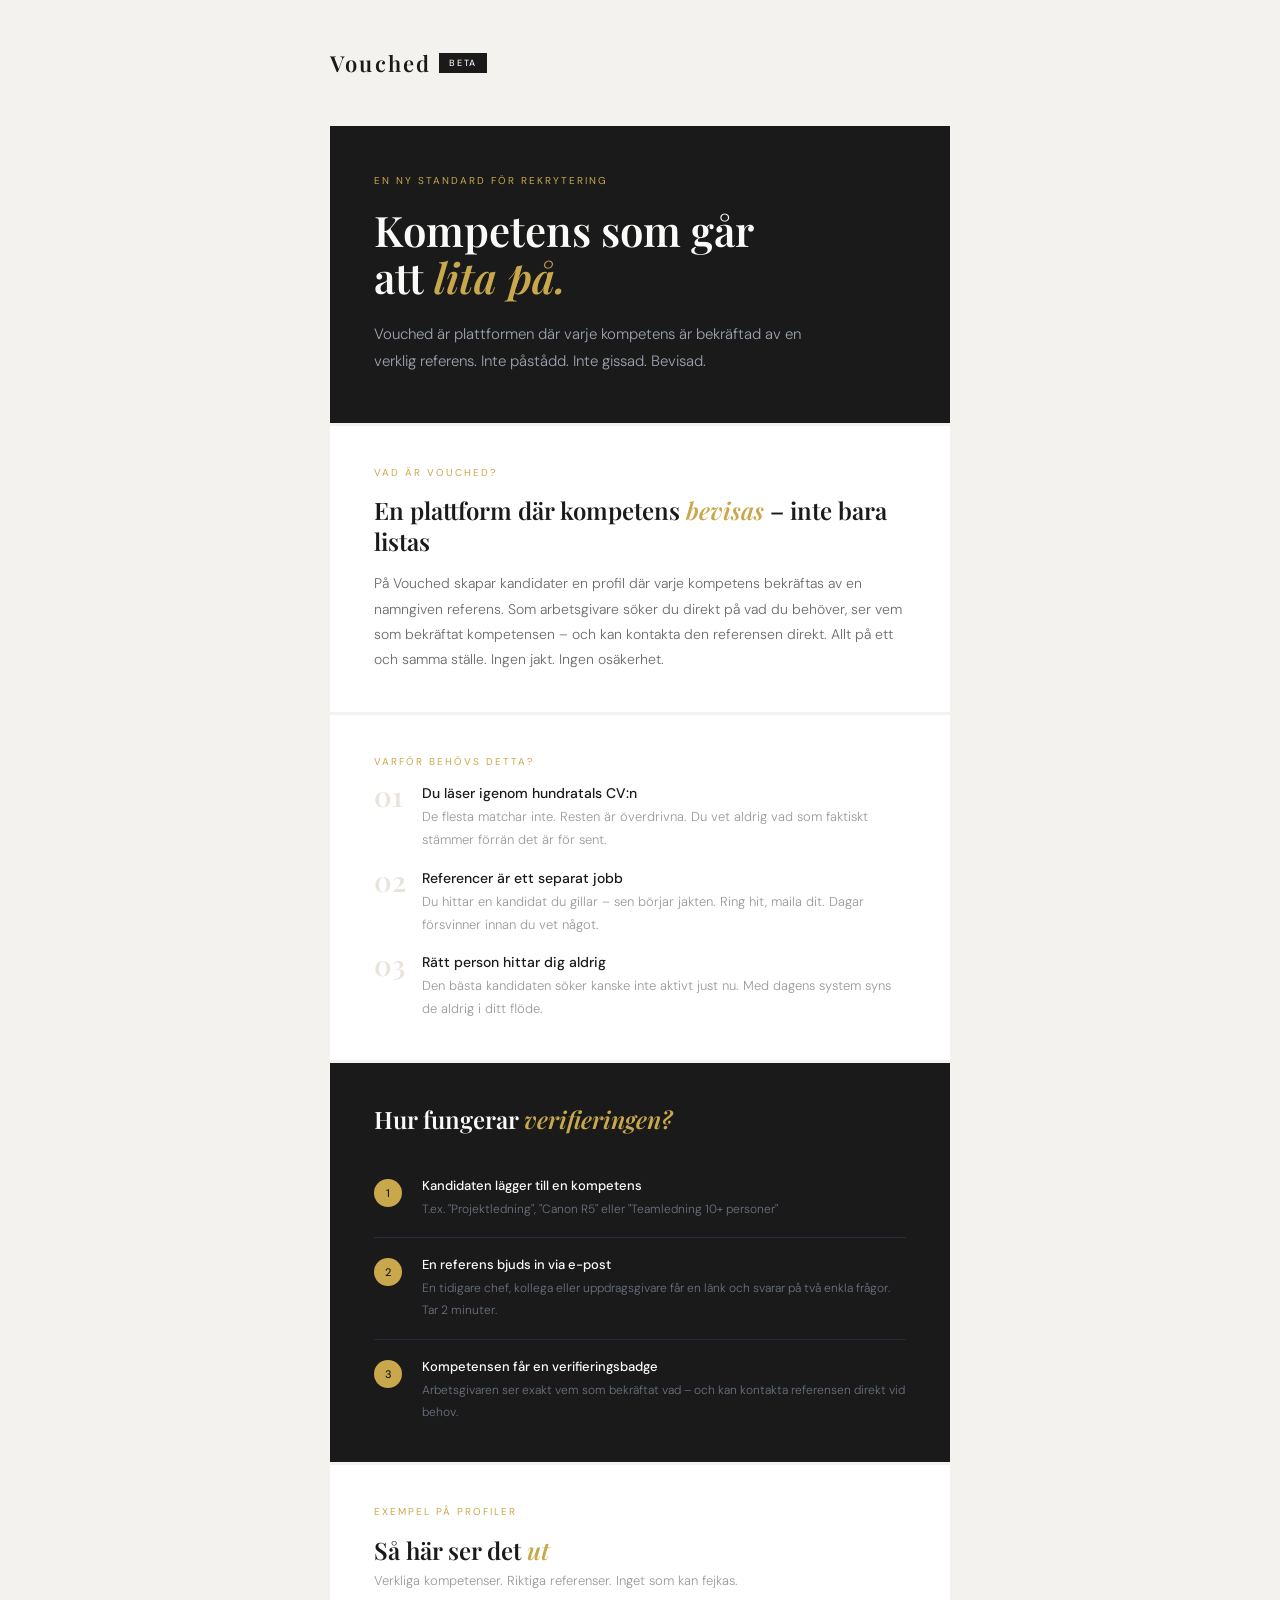
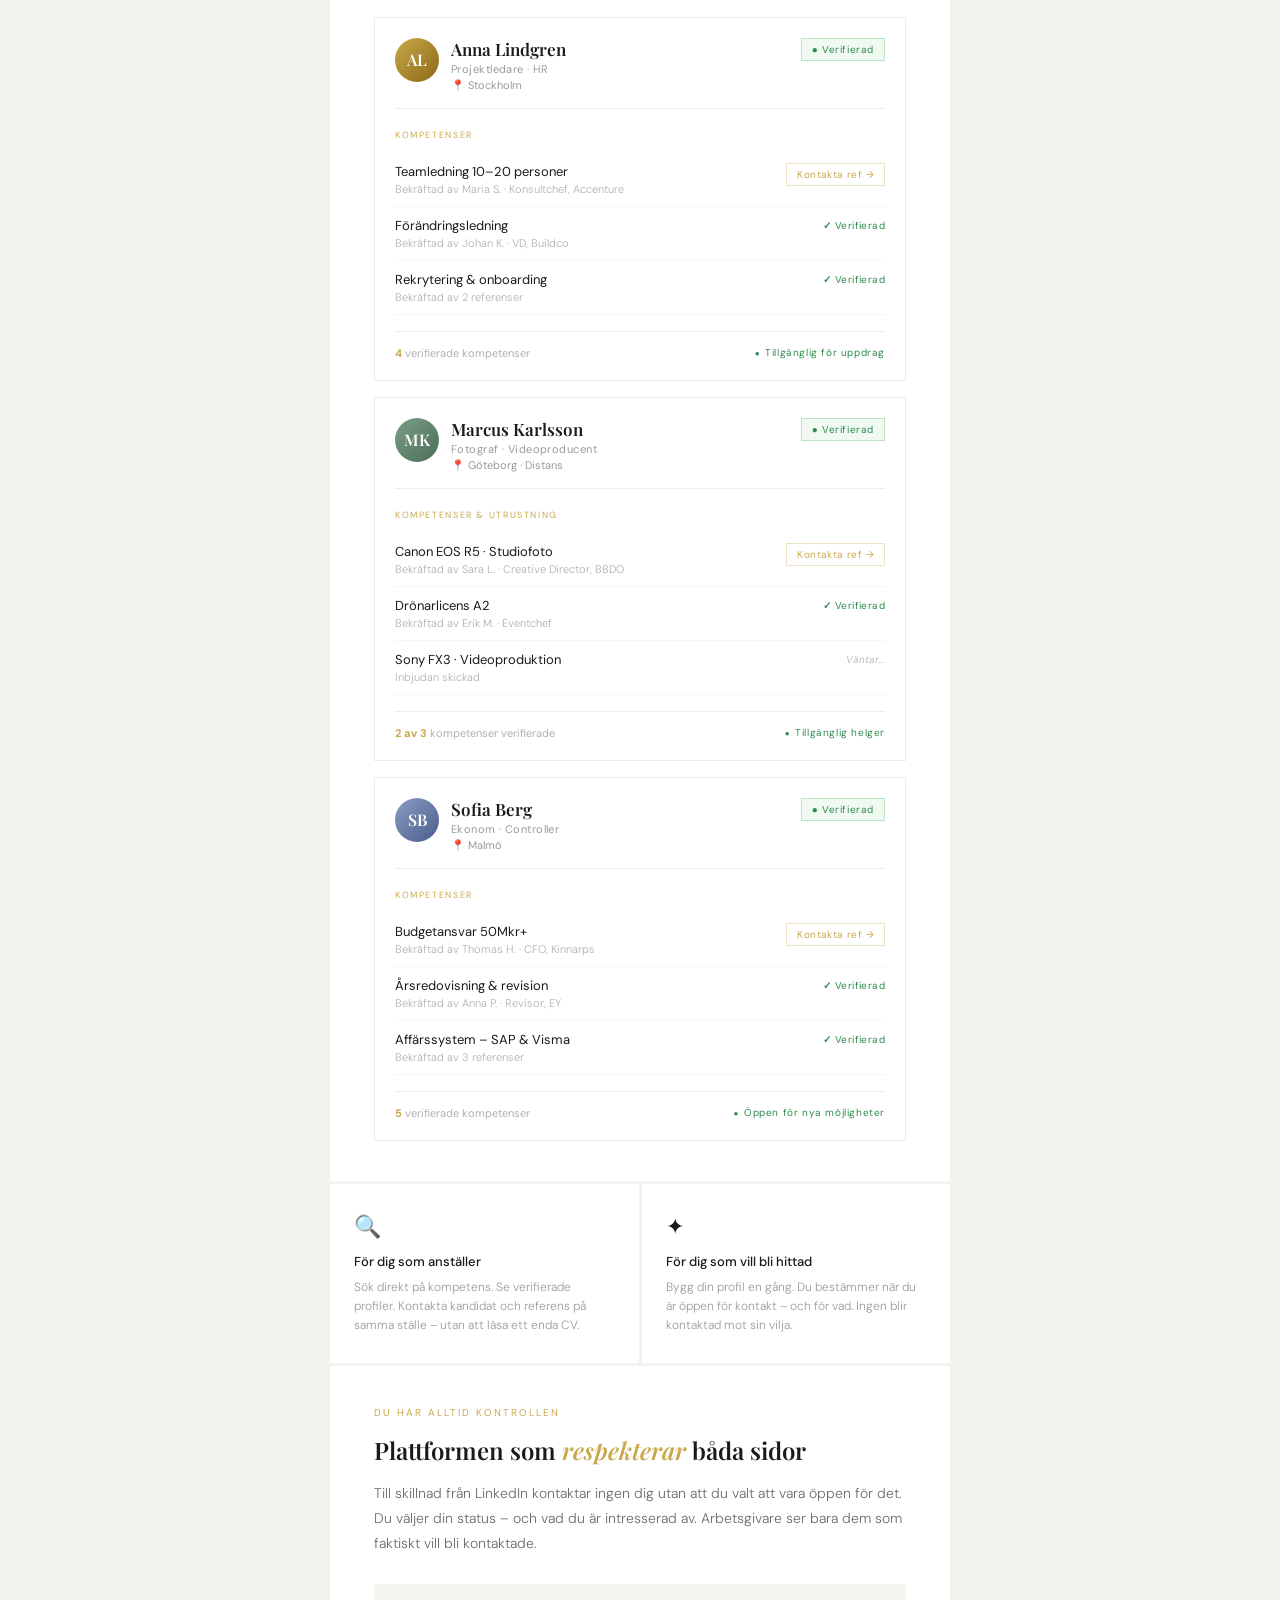
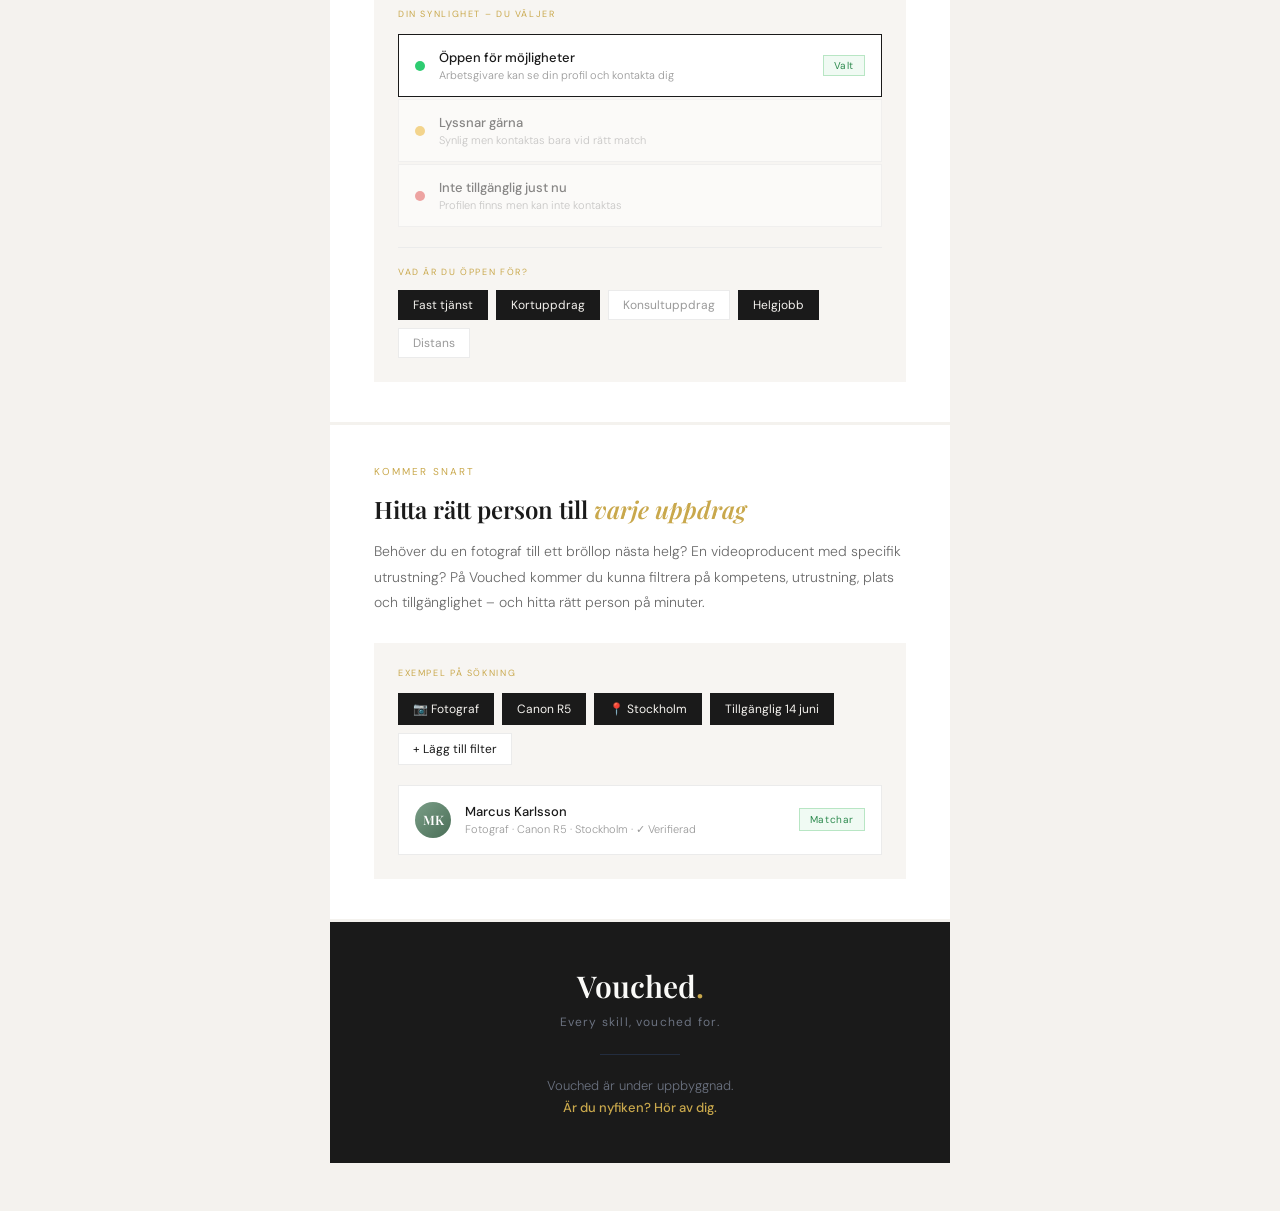
<file: voucher.html>
<!DOCTYPE html>
<html lang="sv">
<head>
<meta charset="UTF-8"/>
<meta name="viewport" content="width=device-width, initial-scale=1.0"/>
<title>Vouched</title>
<link href="https://fonts.googleapis.com/css2?family=Playfair+Display:ital,wght@0,400;0,600;1,400&family=DM+Sans:wght@300;400;500&display=swap" rel="stylesheet"/>
<style>
*{box-sizing:border-box;margin:0;padding:0}

body{
  font-family:'DM Sans',sans-serif;
  background:#F4F2EE;
  color:#1A1A1A;
  min-height:100vh;
  padding:48px 24px;
}

.wrap{max-width:620px;margin:0 auto}

/* LOGO */
.logo{
  font-family:'Playfair Display',serif;
  font-size:22px;font-weight:600;
  letter-spacing:.1em;color:#1A1A1A;
  margin-bottom:48px;
  display:flex;align-items:center;gap:8px;
}
.logo-badge{
  font-family:'DM Sans',sans-serif;
  font-size:9px;letter-spacing:.18em;text-transform:uppercase;
  background:#1A1A1A;color:#F4F2EE;
  padding:4px 10px;font-weight:500;
}

/* INTRO */
.intro{background:#1A1A1A;padding:48px 44px;margin-bottom:3px}
.intro-label{font-size:10px;letter-spacing:.2em;text-transform:uppercase;color:#C9A84C;margin-bottom:20px}
.intro h1{
  font-family:'Playfair Display',serif;
  font-size:clamp(30px,5vw,42px);
  font-weight:600;line-height:1.12;
  color:#FAFAF8;margin-bottom:20px;
}
.intro h1 em{font-style:italic;color:#C9A84C}
.intro p{font-size:15px;line-height:1.8;color:#9CA3AF;font-weight:300;max-width:460px}

/* WHAT IS IT */
.what{background:#FFFFFF;padding:40px 44px;margin-bottom:3px}
.section-label{font-size:10px;letter-spacing:.2em;text-transform:uppercase;color:#C9A84C;margin-bottom:16px}
.what h2{font-family:'Playfair Display',serif;font-size:24px;font-weight:600;margin-bottom:14px;line-height:1.3}
.what h2 em{font-style:italic;color:#C9A84C}
.what p{font-size:14px;line-height:1.8;color:#6B6B6B;font-weight:300}

/* PROBLEM */
.problem{background:#FFFFFF;padding:40px 44px;margin-bottom:3px}
.problem-list{display:flex;flex-direction:column;gap:18px;margin-top:4px}
.p-item{display:flex;gap:16px;align-items:flex-start}
.p-num{
  font-family:'Playfair Display',serif;font-size:28px;font-weight:600;
  color:#E8E4DC;line-height:1;min-width:32px;margin-top:-2px;
}
.p-text strong{display:block;font-size:14px;font-weight:500;color:#1A1A1A;margin-bottom:3px}
.p-text span{font-size:13px;color:#9A9A9A;line-height:1.6;font-weight:300}

/* HOW */
.how{background:#1A1A1A;padding:40px 44px;margin-bottom:3px}
.how h2{font-family:'Playfair Display',serif;font-size:24px;font-weight:600;color:#FAFAF8;margin-bottom:24px}
.how h2 em{font-style:italic;color:#C9A84C}
.how-steps{display:flex;flex-direction:column;gap:0}
.how-step{
  display:flex;gap:20px;align-items:flex-start;
  padding:18px 0;border-bottom:1px solid #232D3F;
}
.how-step:last-child{border-bottom:none;padding-bottom:0}
.h-num{
  min-width:28px;height:28px;background:#C9A84C;color:#1A1A1A;
  border-radius:50%;display:flex;align-items:center;justify-content:center;
  font-size:11px;font-weight:500;flex-shrink:0;margin-top:2px;
}
.h-text strong{display:block;font-size:13px;font-weight:500;color:#FAFAF8;margin-bottom:3px}
.h-text span{font-size:12px;color:#6B7280;line-height:1.6;font-weight:300}

/* PROFILES */
.profiles{background:#FFFFFF;padding:40px 44px;margin-bottom:3px}
.profiles h2{font-family:'Playfair Display',serif;font-size:24px;font-weight:600;margin-bottom:6px}
.profiles h2 em{font-style:italic;color:#C9A84C}
.profiles-sub{font-size:13px;color:#9A9A9A;margin-bottom:28px;font-weight:300}

/* PROFILE CARD */
.p-card{border:1px solid #EBEBEB;margin-bottom:16px;padding:20px}
.p-card:last-child{margin-bottom:0}
.p-header{display:flex;align-items:flex-start;gap:12px;margin-bottom:20px;padding-bottom:16px;border-bottom:1px solid #F0EDE8;flex-wrap:wrap}
.avatar{
  width:44px;height:44px;border-radius:50%;
  display:flex;align-items:center;justify-content:center;
  font-family:'Playfair Display',serif;font-size:16px;font-weight:600;color:white;
  flex-shrink:0;
}
.av1{background:linear-gradient(135deg,#C9A84C,#8B6914)}
.av2{background:linear-gradient(135deg,#7A9E87,#4A6E57)}
.av3{background:linear-gradient(135deg,#8B9DC3,#4A5D8C)}
.p-name{font-family:'Playfair Display',serif;font-size:17px;font-weight:600;margin-bottom:2px}
.p-role{font-size:11px;color:#9A9A9A;letter-spacing:.04em}
.p-location{font-size:11px;color:#9A9A9A;margin-top:2px}
.v-badge{
  margin-left:auto;display:flex;align-items:center;gap:5px;
  background:#F0FAF3;border:1px solid #B8E6C4;
  padding:4px 10px;font-size:10px;color:#2D8A4E;
  letter-spacing:.06em;white-space:nowrap;flex-shrink:0;
}

.skills-label{font-size:9px;letter-spacing:.18em;text-transform:uppercase;color:#C9A84C;margin-bottom:12px}

.skill-row{
  display:flex;align-items:flex-start;justify-content:space-between;
  padding:10px 0;border-bottom:1px solid #F7F5F2;gap:10px;
  flex-wrap:wrap;
}
.skill-row:last-child{border-bottom:none;padding-bottom:0}
.skill-left{flex:1;min-width:0}
.skill-name{font-size:13px;color:#1A1A1A;margin-bottom:2px;word-break:break-word}
.skill-by{font-size:11px;color:#B0B0B0;font-weight:300;word-break:break-word}
.skill-status{flex-shrink:0;margin-top:2px}
.s-verified{
  font-size:10px;color:#2D8A4E;
  display:flex;align-items:center;gap:4px;letter-spacing:.04em;
}
.s-verified::before{content:'✓';font-weight:600}
.s-contact{
  font-size:10px;color:#C9A84C;
  border:1px solid rgba(201,168,76,.35);
  padding:4px 10px;letter-spacing:.04em;white-space:nowrap;
}
.s-pending{font-size:10px;color:#C0BDB8;font-style:italic}

.p-footer{
  margin-top:16px;padding-top:14px;border-top:1px solid #F0EDE8;
  display:flex;align-items:center;justify-content:space-between;flex-wrap:wrap;gap:8px;
}
.p-stats{font-size:11px;color:#B0B0B0}
.p-stats strong{color:#C9A84C}
.avail-badge{
  font-size:10px;color:#2D8A4E;letter-spacing:.06em;
  display:flex;align-items:center;gap:5px;
}
.avail-badge::before{content:'●';font-size:8px}

/* FOR WHO */
.for-who{display:grid;grid-template-columns:1fr 1fr;gap:3px;margin-bottom:3px}
.for-box{background:#FFFFFF;padding:28px 24px}
.for-icon{font-size:22px;margin-bottom:12px}
.for-title{font-size:13px;font-weight:500;color:#1A1A1A;margin-bottom:8px}
.for-desc{font-size:12px;color:#9A9A9A;line-height:1.6;font-weight:300}

/* BOTTOM */
.bottom{background:#1A1A1A;padding:44px;text-align:center}
.b-logo{font-family:'Playfair Display',serif;font-size:30px;font-weight:600;color:#FAFAF8;margin-bottom:8px}
.b-logo span{color:#C9A84C}
.b-tag{font-size:12px;color:#6B7280;letter-spacing:.1em;margin-bottom:24px}
.b-line{height:1px;background:#232D3F;max-width:80px;margin:20px auto}
.b-note{font-size:13px;color:#6B7280;line-height:1.7;font-weight:300}
.b-note strong{color:#C9A84C;font-weight:500}

/* CONTROL */
.control-section{background:#FFFFFF;padding:40px 44px;margin-bottom:3px}
.control-section h2{font-family:'Playfair Display',serif;font-size:24px;font-weight:600;margin-bottom:14px;line-height:1.3}
.control-section h2 em{font-style:italic;color:#C9A84C}
.control-desc{font-size:14px;line-height:1.8;color:#6B6B6B;font-weight:300;margin-bottom:28px}

.status-example{background:#F7F5F2;padding:24px}
.status-label{font-size:9px;letter-spacing:.18em;text-transform:uppercase;color:#C9A84C;margin-bottom:14px}
.status-rows{display:flex;flex-direction:column;gap:2px;margin-bottom:20px}

.status-row{
  background:white;border:1px solid #EBEBEB;
  padding:14px 16px;display:flex;align-items:center;gap:14px;
  opacity:.5;
}
.status-row.active{opacity:1;border-color:#1A1A1A}

.status-dot{width:10px;height:10px;border-radius:50%;flex-shrink:0}
.status-dot.green{background:#2ECC71}
.status-dot.yellow{background:#F0B429}
.status-dot.red{background:#E55353}

.status-info{flex:1}
.status-title{font-size:13px;font-weight:500;color:#1A1A1A;margin-bottom:2px}
.status-desc{font-size:11px;color:#9A9A9A;font-weight:300}

.status-selected{
  font-size:10px;color:#2D8A4E;
  background:#F0FAF3;border:1px solid #B8E6C4;
  padding:3px 10px;letter-spacing:.06em;white-space:nowrap;
}

.interest-block{border-top:1px solid #EBEBEB;padding-top:18px}
.interest-label{font-size:9px;letter-spacing:.18em;text-transform:uppercase;color:#C9A84C;margin-bottom:12px}
.interest-chips{display:flex;flex-wrap:wrap;gap:8px}
.i-chip{
  background:white;border:1px solid #EBEBEB;
  padding:6px 14px;font-size:12px;color:#9A9A9A;
  font-family:'DM Sans',sans-serif;
}
.i-chip.on{background:#1A1A1A;color:#F4F2EE;border-color:#1A1A1A}

/* UPPDRAG */
.uppdrag{background:#FFFFFF;padding:40px 44px;margin-bottom:3px}
.uppdrag h2{font-family:'Playfair Display',serif;font-size:24px;font-weight:600;margin-bottom:14px;line-height:1.3}
.uppdrag h2 em{font-style:italic;color:#C9A84C}
.uppdrag-desc{font-size:14px;line-height:1.8;color:#6B6B6B;font-weight:300;margin-bottom:28px}

.filter-example{background:#F7F5F2;padding:24px}
.filter-label{font-size:9px;letter-spacing:.18em;text-transform:uppercase;color:#C9A84C;margin-bottom:14px}
.filter-row{display:flex;flex-wrap:wrap;gap:8px;margin-bottom:20px}
.filter-chip{
  background:white;border:1px solid #EBEBEB;
  padding:7px 14px;font-size:12px;color:#1A1A1A;
  font-family:'DM Sans',sans-serif;
}
.filter-chip.active{background:#1A1A1A;color:#F4F2EE;border-color:#1A1A1A}

.filter-result{
  background:white;border:1px solid #EBEBEB;
  padding:16px;display:flex;align-items:center;gap:14px;
}
.fr-avatar{
  width:36px;height:36px;border-radius:50%;
  display:flex;align-items:center;justify-content:center;
  font-family:'Playfair Display',serif;font-size:13px;font-weight:600;color:white;
  flex-shrink:0;
}
.fr-info{flex:1}
.fr-name{font-size:13px;font-weight:500;color:#1A1A1A;margin-bottom:2px}
.fr-meta{font-size:11px;color:#9A9A9A;font-weight:300}
.fr-match{
  font-size:10px;color:#2D8A4E;
  background:#F0FAF3;border:1px solid #B8E6C4;
  padding:4px 10px;letter-spacing:.06em;white-space:nowrap;
}

@media(max-width:480px){
  body{padding:24px 16px}
  .wrap{max-width:100%}
  .intro,.what,.problem,.how,.profiles,.uppdrag,.control-section,.bottom{padding:28px 20px}
  .for-who{grid-template-columns:1fr}
  .filter-row{gap:6px}
  .status-rows{gap:2px}
  .interest-chips{gap:6px}
}
</style>
</head>
<body>
<div class="wrap">

  <!-- LOGO -->
  <div class="logo">
    Vouched
    <span class="logo-badge">Beta</span>
  </div>

  <!-- INTRO -->
  <div class="intro">
    <div class="intro-label">En ny standard för rekrytering</div>
    <h1>Kompetens som går<br/>att <em>lita på.</em></h1>
    <p>Vouched är plattformen där varje kompetens är bekräftad av en verklig referens. Inte påstådd. Inte gissad. Bevisad.</p>
  </div>

  <!-- WHAT IS IT -->
  <div class="what">
    <div class="section-label">Vad är Vouched?</div>
    <h2>En plattform där kompetens <em>bevisas</em> – inte bara listas</h2>
    <p>På Vouched skapar kandidater en profil där varje kompetens bekräftas av en namngiven referens. Som arbetsgivare söker du direkt på vad du behöver, ser vem som bekräftat kompetensen – och kan kontakta den referensen direkt. Allt på ett och samma ställe. Ingen jakt. Ingen osäkerhet.</p>
  </div>

  <!-- PROBLEM -->
  <div class="problem">
    <div class="section-label">Varför behövs detta?</div>
    <div class="problem-list">
      <div class="p-item">
        <div class="p-num">01</div>
        <div class="p-text">
          <strong>Du läser igenom hundratals CV:n</strong>
          <span>De flesta matchar inte. Resten är överdrivna. Du vet aldrig vad som faktiskt stämmer förrän det är för sent.</span>
        </div>
      </div>
      <div class="p-item">
        <div class="p-num">02</div>
        <div class="p-text">
          <strong>Referencer är ett separat jobb</strong>
          <span>Du hittar en kandidat du gillar – sen börjar jakten. Ring hit, maila dit. Dagar försvinner innan du vet något.</span>
        </div>
      </div>
      <div class="p-item">
        <div class="p-num">03</div>
        <div class="p-text">
          <strong>Rätt person hittar dig aldrig</strong>
          <span>Den bästa kandidaten söker kanske inte aktivt just nu. Med dagens system syns de aldrig i ditt flöde.</span>
        </div>
      </div>
    </div>
  </div>

  <!-- HOW -->
  <div class="how">
    <h2>Hur fungerar <em>verifieringen?</em></h2>
    <div class="how-steps">
      <div class="how-step">
        <div class="h-num">1</div>
        <div class="h-text">
          <strong>Kandidaten lägger till en kompetens</strong>
          <span>T.ex. "Projektledning", "Canon R5" eller "Teamledning 10+ personer"</span>
        </div>
      </div>
      <div class="how-step">
        <div class="h-num">2</div>
        <div class="h-text">
          <strong>En referens bjuds in via e-post</strong>
          <span>En tidigare chef, kollega eller uppdragsgivare får en länk och svarar på två enkla frågor. Tar 2 minuter.</span>
        </div>
      </div>
      <div class="how-step">
        <div class="h-num">3</div>
        <div class="h-text">
          <strong>Kompetensen får en verifieringsbadge</strong>
          <span>Arbetsgivaren ser exakt vem som bekräftat vad – och kan kontakta referensen direkt vid behov.</span>
        </div>
      </div>
    </div>
  </div>

  <!-- PROFILES -->
  <div class="profiles">
    <div class="section-label">Exempel på profiler</div>
    <h2>Så här ser det <em>ut</em></h2>
    <div class="profiles-sub">Verkliga kompetenser. Riktiga referenser. Inget som kan fejkas.</div>

    <!-- PROFILE 1 -->
    <div class="p-card">
      <div class="p-header">
        <div class="avatar av1">AL</div>
        <div>
          <div class="p-name">Anna Lindgren</div>
          <div class="p-role">Projektledare · HR</div>
          <div class="p-location">📍 Stockholm</div>
        </div>
        <div class="v-badge">● Verifierad</div>
      </div>
      <div class="skills-label">Kompetenser</div>
      <div class="skill-row">
        <div class="skill-left">
          <div class="skill-name">Teamledning 10–20 personer</div>
          <div class="skill-by">Bekräftad av Maria S. · Konsultchef, Accenture</div>
        </div>
        <div class="s-contact">Kontakta ref →</div>
      </div>
      <div class="skill-row">
        <div class="skill-left">
          <div class="skill-name">Förändringsledning</div>
          <div class="skill-by">Bekräftad av Johan K. · VD, Buildco</div>
        </div>
        <div class="s-verified skill-status">Verifierad</div>
      </div>
      <div class="skill-row">
        <div class="skill-left">
          <div class="skill-name">Rekrytering & onboarding</div>
          <div class="skill-by">Bekräftad av 2 referenser</div>
        </div>
        <div class="s-verified skill-status">Verifierad</div>
      </div>
      <div class="p-footer">
        <div class="p-stats"><strong>4</strong> verifierade kompetenser</div>
        <div class="avail-badge">Tillgänglig för uppdrag</div>
      </div>
    </div>

    <!-- PROFILE 2 -->
    <div class="p-card">
      <div class="p-header">
        <div class="avatar av2">MK</div>
        <div>
          <div class="p-name">Marcus Karlsson</div>
          <div class="p-role">Fotograf · Videoproducent</div>
          <div class="p-location">📍 Göteborg · Distans</div>
        </div>
        <div class="v-badge">● Verifierad</div>
      </div>
      <div class="skills-label">Kompetenser & utrustning</div>
      <div class="skill-row">
        <div class="skill-left">
          <div class="skill-name">Canon EOS R5 · Studiofoto</div>
          <div class="skill-by">Bekräftad av Sara L. · Creative Director, BBDO</div>
        </div>
        <div class="s-contact">Kontakta ref →</div>
      </div>
      <div class="skill-row">
        <div class="skill-left">
          <div class="skill-name">Drönarlicens A2</div>
          <div class="skill-by">Bekräftad av Erik M. · Eventchef</div>
        </div>
        <div class="s-verified skill-status">Verifierad</div>
      </div>
      <div class="skill-row">
        <div class="skill-left">
          <div class="skill-name">Sony FX3 · Videoproduktion</div>
          <div class="skill-by">Inbjudan skickad</div>
        </div>
        <div class="s-pending skill-status">Väntar…</div>
      </div>
      <div class="p-footer">
        <div class="p-stats"><strong>2 av 3</strong> kompetenser verifierade</div>
        <div class="avail-badge">Tillgänglig helger</div>
      </div>
    </div>

    <!-- PROFILE 3 -->
    <div class="p-card">
      <div class="p-header">
        <div class="avatar av3">SB</div>
        <div>
          <div class="p-name">Sofia Berg</div>
          <div class="p-role">Ekonom · Controller</div>
          <div class="p-location">📍 Malmö</div>
        </div>
        <div class="v-badge">● Verifierad</div>
      </div>
      <div class="skills-label">Kompetenser</div>
      <div class="skill-row">
        <div class="skill-left">
          <div class="skill-name">Budgetansvar 50Mkr+</div>
          <div class="skill-by">Bekräftad av Thomas H. · CFO, Kinnarps</div>
        </div>
        <div class="s-contact">Kontakta ref →</div>
      </div>
      <div class="skill-row">
        <div class="skill-left">
          <div class="skill-name">Årsredovisning & revision</div>
          <div class="skill-by">Bekräftad av Anna P. · Revisor, EY</div>
        </div>
        <div class="s-verified skill-status">Verifierad</div>
      </div>
      <div class="skill-row">
        <div class="skill-left">
          <div class="skill-name">Affärssystem – SAP & Visma</div>
          <div class="skill-by">Bekräftad av 3 referenser</div>
        </div>
        <div class="s-verified skill-status">Verifierad</div>
      </div>
      <div class="p-footer">
        <div class="p-stats"><strong>5</strong> verifierade kompetenser</div>
        <div class="avail-badge">Öppen för nya möjligheter</div>
      </div>
    </div>

  </div>

  <!-- FOR WHO -->
  <div class="for-who">
    <div class="for-box">
      <div class="for-icon">🔍</div>
      <div class="for-title">För dig som anställer</div>
      <div class="for-desc">Sök direkt på kompetens. Se verifierade profiler. Kontakta kandidat och referens på samma ställe – utan att läsa ett enda CV.</div>
    </div>
    <div class="for-box">
      <div class="for-icon">✦</div>
      <div class="for-title">För dig som vill bli hittad</div>
      <div class="for-desc">Bygg din profil en gång. Du bestämmer när du är öppen för kontakt – och för vad. Ingen blir kontaktad mot sin vilja.</div>
    </div>
  </div>

  <!-- CONTROL -->
  <div class="control-section">
    <div class="section-label">Du har alltid kontrollen</div>
    <h2>Plattformen som <em>respekterar</em> båda sidor</h2>
    <p class="control-desc">Till skillnad från LinkedIn kontaktar ingen dig utan att du valt att vara öppen för det. Du väljer din status – och vad du är intresserad av. Arbetsgivare ser bara dem som faktiskt vill bli kontaktade.</p>

    <div class="status-example">
      <div class="status-label">Din synlighet – du väljer</div>
      <div class="status-rows">
        <div class="status-row active">
          <div class="status-dot green"></div>
          <div class="status-info">
            <div class="status-title">Öppen för möjligheter</div>
            <div class="status-desc">Arbetsgivare kan se din profil och kontakta dig</div>
          </div>
          <div class="status-selected">Valt</div>
        </div>
        <div class="status-row">
          <div class="status-dot yellow"></div>
          <div class="status-info">
            <div class="status-title">Lyssnar gärna</div>
            <div class="status-desc">Synlig men kontaktas bara vid rätt match</div>
          </div>
        </div>
        <div class="status-row">
          <div class="status-dot red"></div>
          <div class="status-info">
            <div class="status-title">Inte tillgänglig just nu</div>
            <div class="status-desc">Profilen finns men kan inte kontaktas</div>
          </div>
        </div>
      </div>

      <div class="interest-block">
        <div class="interest-label">Vad är du öppen för?</div>
        <div class="interest-chips">
          <div class="i-chip on">Fast tjänst</div>
          <div class="i-chip on">Kortuppdrag</div>
          <div class="i-chip">Konsultuppdrag</div>
          <div class="i-chip on">Helgjobb</div>
          <div class="i-chip">Distans</div>
        </div>
      </div>
    </div>
  </div>

  <!-- UPPDRAG -->
  <div class="uppdrag">
    <div class="section-label">Kommer snart</div>
    <h2>Hitta rätt person till <em>varje uppdrag</em></h2>
    <p class="uppdrag-desc">Behöver du en fotograf till ett bröllop nästa helg? En videoproducent med specifik utrustning? På Vouched kommer du kunna filtrera på kompetens, utrustning, plats och tillgänglighet – och hitta rätt person på minuter.</p>
    <div class="filter-example">
      <div class="filter-label">Exempel på sökning</div>
      <div class="filter-row">
        <div class="filter-chip active">📷 Fotograf</div>
        <div class="filter-chip active">Canon R5</div>
        <div class="filter-chip active">📍 Stockholm</div>
        <div class="filter-chip active">Tillgänglig 14 juni</div>
        <div class="filter-chip">+ Lägg till filter</div>
      </div>
      <div class="filter-result">
        <div class="fr-avatar av2">MK</div>
        <div class="fr-info">
          <div class="fr-name">Marcus Karlsson</div>
          <div class="fr-meta">Fotograf · Canon R5 · Stockholm · ✓ Verifierad</div>
        </div>
        <div class="fr-match">Matchar</div>
      </div>
    </div>
  </div>

  <!-- BOTTOM -->
  <div class="bottom">
    <div class="b-logo">Vouched<span>.</span></div>
    <div class="b-tag">Every skill, vouched for.</div>
    <div class="b-line"></div>
    <div class="b-note">Vouched är under uppbyggnad.<br/><strong>Är du nyfiken? Hör av dig.</strong></div>
  </div>

</div>
</body>
</html>
</file>
